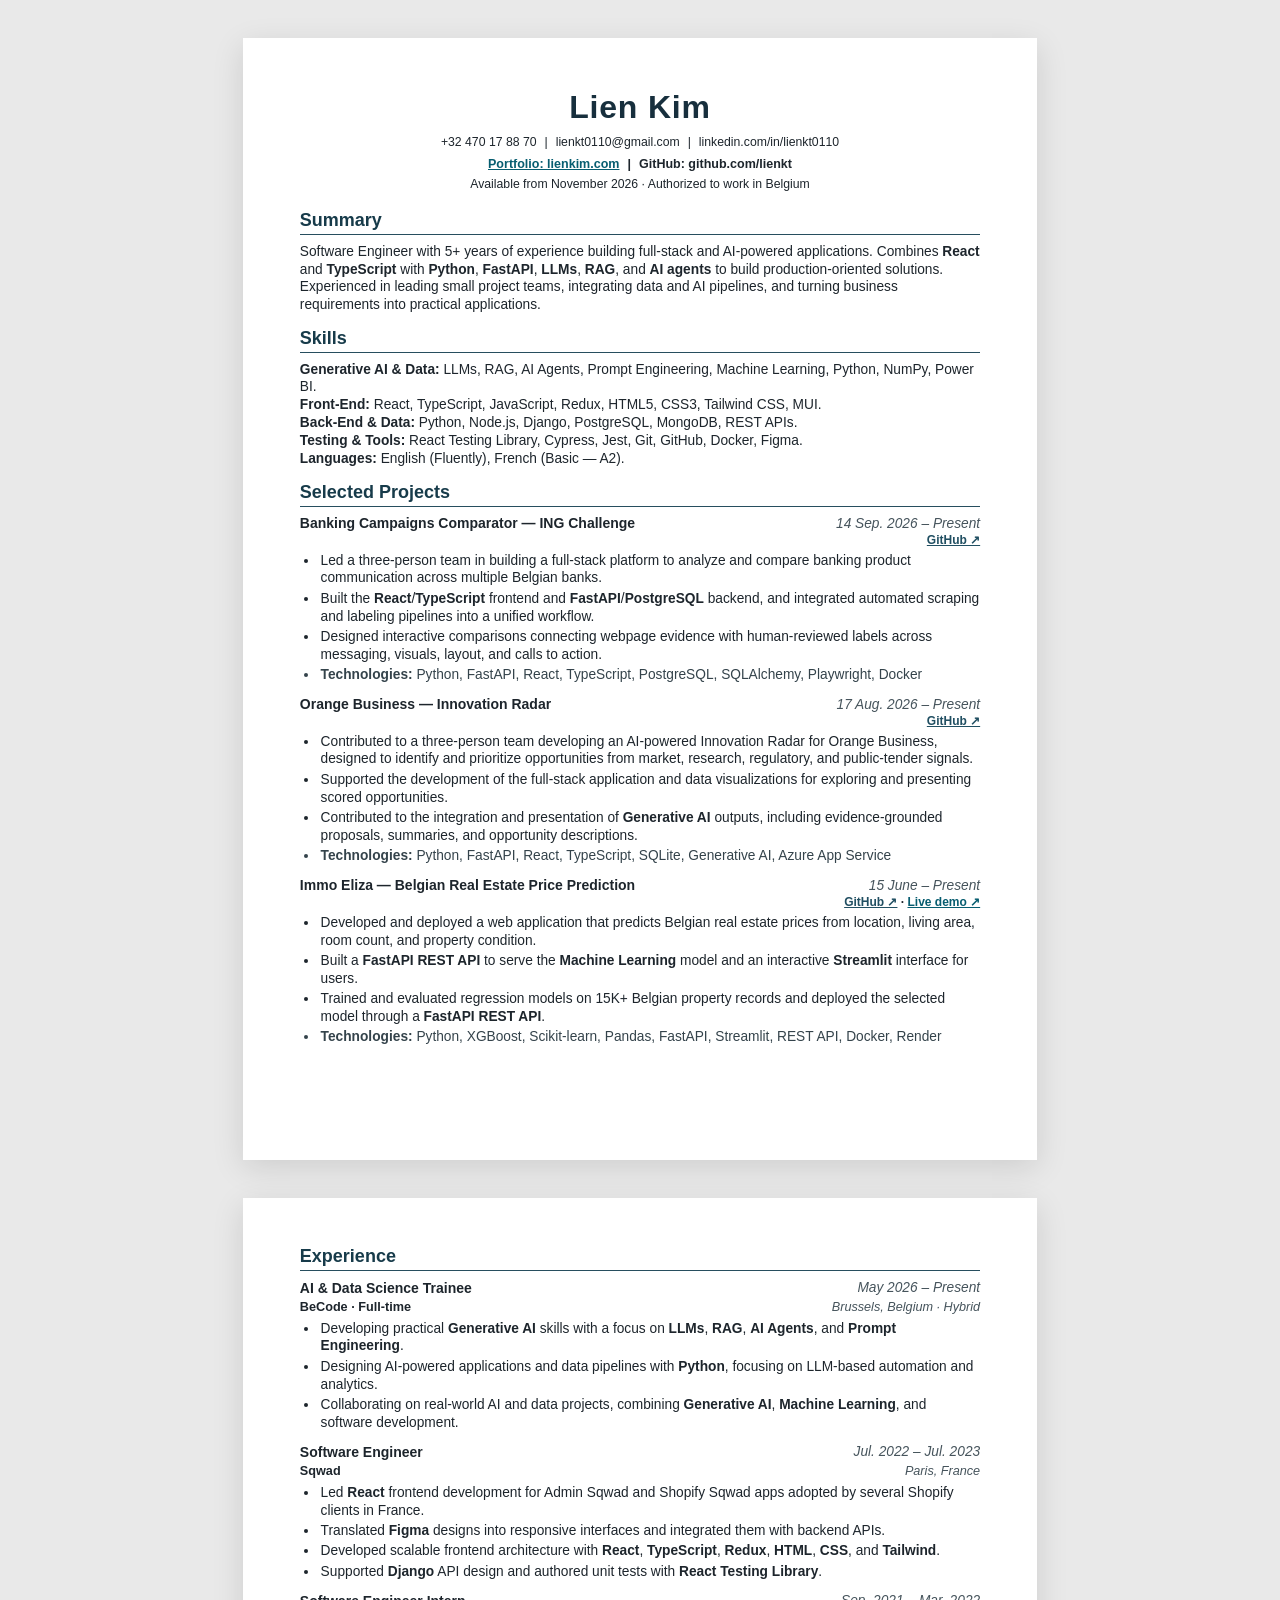
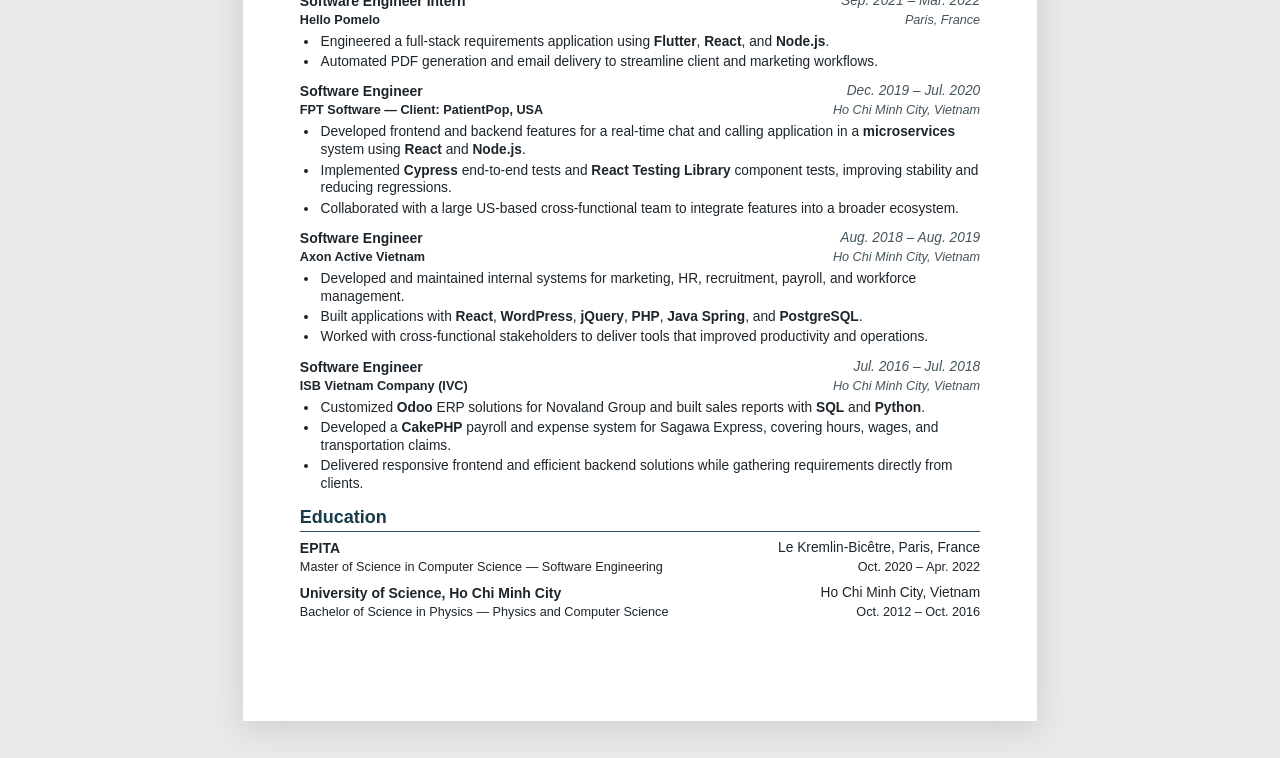
<file: cv/index.html>
<!doctype html>
<html lang="en">
  <head>
    <meta charset="UTF-8" />
    <meta name="viewport" content="width=device-width, initial-scale=1" />
    <meta name="generator" content="cv/generate_cv.py" />
    <title>Lien Kim — CV</title>
    <link rel="stylesheet" href="cv.css" />
  </head>
  <body>
    <main class="resume">
      <section class="page">
        <header class="resume-header">
          <h1>Lien Kim</h1>
          <p>
            <a target="_blank" rel="noopener noreferrer" href="tel:+32470178870">+32 470 17 88 70</a>
            <span>|</span>
            <a target="_blank" rel="noopener noreferrer" href="mailto:lienkt0110@gmail.com">lienkt0110@gmail.com</a>
            <span>|</span>
            <a target="_blank" rel="noopener noreferrer" href="https://www.linkedin.com/in/lienkt0110/">linkedin.com/in/lienkt0110</a>
          </p>
          <p class="profile-links">
            <a target="_blank" rel="noopener noreferrer" class="website-link" href="https://lienkim.com/">Portfolio: lienkim.com</a>
            <span>|</span>
            <a target="_blank" rel="noopener noreferrer" href="https://github.com/lienkt">GitHub: github.com/lienkt</a>
          </p>
          <p class="availability">Available from November 2026 · Authorized to work in Belgium</p>
        </header>
        <section>
          <h2>Summary</h2>
          <p>Software Engineer with 5+ years of experience building full-stack and AI-powered applications. Combines <strong>React</strong> and <strong>TypeScript</strong> with <strong>Python</strong>, <strong>FastAPI</strong>, <strong>LLMs</strong>, <strong>RAG</strong>, and <strong>AI agents</strong> to build production-oriented solutions. Experienced in leading small project teams, integrating data and AI pipelines, and turning business requirements into practical applications.</p>
        </section>
        <section>
          <h2>Skills</h2>
          <p><strong>Generative AI &amp; Data:</strong> LLMs, RAG, AI Agents, Prompt Engineering, Machine Learning, Python, NumPy, Power BI.</p>
          <p><strong>Front-End:</strong> React, TypeScript, JavaScript, Redux, HTML5, CSS3, Tailwind CSS, MUI.</p>
          <p><strong>Back-End &amp; Data:</strong> Python, Node.js, Django, PostgreSQL, MongoDB, REST APIs.</p>
          <p><strong>Testing &amp; Tools:</strong> React Testing Library, Cypress, Jest, Git, GitHub, Docker, Figma.</p>
          <p><strong>Languages:</strong> English (Fluently), French (Basic — A2).</p>
        </section>
        <section>
          <h2>Selected Projects</h2>
          <article class="project">
            <div class="project-heading"><h3>Banking Campaigns Comparator — ING Challenge</h3><time>14 Sep. 2026 – Present</time></div>
            <p class="project-links"><a target="_blank" rel="noopener noreferrer" href="https://github.com/lienkt/ing-project">GitHub ↗</a></p>
            <ul>
              <li>Led a three-person team in building a full-stack platform to analyze and compare banking product communication across multiple Belgian banks.</li>
              <li>Built the <strong>React</strong>/<strong>TypeScript</strong> frontend and <strong>FastAPI</strong>/<strong>PostgreSQL</strong> backend, and integrated automated scraping and labeling pipelines into a unified workflow.</li>
              <li>Designed interactive comparisons connecting webpage evidence with human-reviewed labels across messaging, visuals, layout, and calls to action.</li>
              <li class="project-technologies"><strong>Technologies:</strong> Python, FastAPI, React, TypeScript, PostgreSQL, SQLAlchemy, Playwright, Docker</li>
            </ul>
          </article>
          <article class="project">
            <div class="project-heading"><h3>Orange Business — Innovation Radar</h3><time>17 Aug. 2026 – Present</time></div>
            <p class="project-links"><a target="_blank" rel="noopener noreferrer" href="https://github.com/lienkt/orange">GitHub ↗</a></p>
            <ul>
              <li>Contributed to a three-person team developing an AI-powered Innovation Radar for Orange Business, designed to identify and prioritize opportunities from market, research, regulatory, and public-tender signals.</li>
              <li>Supported the development of the full-stack application and data visualizations for exploring and presenting scored opportunities.</li>
              <li>Contributed to the integration and presentation of <strong>Generative AI</strong> outputs, including evidence-grounded proposals, summaries, and opportunity descriptions.</li>
              <li class="project-technologies"><strong>Technologies:</strong> Python, FastAPI, React, TypeScript, SQLite, Generative AI, Azure App Service</li>
            </ul>
          </article>
          <article class="project">
            <div class="project-heading"><h3>Immo Eliza — Belgian Real Estate Price Prediction</h3><time>15 June – Present</time></div>
            <p class="project-links"><a target="_blank" rel="noopener noreferrer" href="https://github.com/lienkt/immo-eliza-deployment">GitHub ↗</a> · <a target="_blank" rel="noopener noreferrer" class="live-link" href="https://belgian-immo-eliza.streamlit.app/">Live demo ↗</a></p>
            <ul>
              <li>Developed and deployed a web application that predicts Belgian real estate prices from location, living area, room count, and property condition.</li>
              <li>Built a <strong>FastAPI</strong> <strong>REST API</strong> to serve the <strong>Machine Learning</strong> model and an interactive <strong>Streamlit</strong> interface for users.</li>
              <li>Trained and evaluated regression models on 15K+ Belgian property records and deployed the selected model through a <strong>FastAPI</strong> <strong>REST API</strong>.</li>
              <li class="project-technologies"><strong>Technologies:</strong> Python, XGBoost, Scikit-learn, Pandas, FastAPI, Streamlit, REST API, Docker, Render</li>
            </ul>
          </article>
        </section>
      </section>
      <section class="page">
        <section>
          <h2>Experience</h2>
          <article class="entry">
            <div class="entry-heading"><h3>AI &amp; Data Science Trainee</h3><time>May 2026 – Present</time></div>
            <div class="entry-subheading"><strong>BeCode · Full-time</strong><span>Brussels, Belgium · Hybrid</span></div>
            <ul>
              <li>Developing practical <strong>Generative AI</strong> skills with a focus on <strong>LLMs</strong>, <strong>RAG</strong>, <strong>AI Agents</strong>, and <strong>Prompt Engineering</strong>.</li>
              <li>Designing AI-powered applications and data pipelines with <strong>Python</strong>, focusing on LLM-based automation and analytics.</li>
              <li>Collaborating on real-world AI and data projects, combining <strong>Generative AI</strong>, <strong>Machine Learning</strong>, and software development.</li>
            </ul>
          </article>

          <article class="entry">
            <div class="entry-heading"><h3>Software Engineer</h3><time>Jul. 2022 – Jul. 2023</time></div>
            <div class="entry-subheading"><strong>Sqwad</strong><span>Paris, France</span></div>
            <ul>
              <li>Led <strong>React</strong> frontend development for Admin Sqwad and Shopify Sqwad apps adopted by several Shopify clients in France.</li>
              <li>Translated <strong>Figma</strong> designs into responsive interfaces and integrated them with backend APIs.</li>
              <li>Developed scalable frontend architecture with <strong>React</strong>, <strong>TypeScript</strong>, <strong>Redux</strong>, <strong>HTML</strong>, <strong>CSS</strong>, and <strong>Tailwind</strong>.</li>
              <li>Supported <strong>Django</strong> API design and authored unit tests with <strong>React Testing Library</strong>.</li>
            </ul>
          </article>

          <article class="entry">
            <div class="entry-heading"><h3>Software Engineer Intern</h3><time>Sep. 2021 – Mar. 2022</time></div>
            <div class="entry-subheading"><strong>Hello Pomelo</strong><span>Paris, France</span></div>
            <ul>
              <li>Engineered a full-stack requirements application using <strong>Flutter</strong>, <strong>React</strong>, and <strong>Node.js</strong>.</li>
              <li>Automated PDF generation and email delivery to streamline client and marketing workflows.</li>
            </ul>
          </article>

          <article class="entry">
            <div class="entry-heading"><h3>Software Engineer</h3><time>Dec. 2019 – Jul. 2020</time></div>
            <div class="entry-subheading"><strong>FPT Software — Client: PatientPop, USA</strong><span>Ho Chi Minh City, Vietnam</span></div>
            <ul>
              <li>Developed frontend and backend features for a real-time chat and calling application in a <strong>microservices</strong> system using <strong>React</strong> and <strong>Node.js</strong>.</li>
              <li>Implemented <strong>Cypress</strong> end-to-end tests and <strong>React Testing Library</strong> component tests, improving stability and reducing regressions.</li>
              <li>Collaborated with a large US-based cross-functional team to integrate features into a broader ecosystem.</li>
            </ul>
          </article>

          <article class="entry">
            <div class="entry-heading"><h3>Software Engineer</h3><time>Aug. 2018 – Aug. 2019</time></div>
            <div class="entry-subheading"><strong>Axon Active Vietnam</strong><span>Ho Chi Minh City, Vietnam</span></div>
            <ul>
              <li>Developed and maintained internal systems for marketing, HR, recruitment, payroll, and workforce management.</li>
              <li>Built applications with <strong>React</strong>, <strong>WordPress</strong>, <strong>jQuery</strong>, <strong>PHP</strong>, <strong>Java Spring</strong>, and <strong>PostgreSQL</strong>.</li>
              <li>Worked with cross-functional stakeholders to deliver tools that improved productivity and operations.</li>
            </ul>
          </article>

          <article class="entry">
            <div class="entry-heading"><h3>Software Engineer</h3><time>Jul. 2016 – Jul. 2018</time></div>
            <div class="entry-subheading"><strong>ISB Vietnam Company (IVC)</strong><span>Ho Chi Minh City, Vietnam</span></div>
            <ul>
              <li>Customized <strong>Odoo</strong> ERP solutions for Novaland Group and built sales reports with <strong>SQL</strong> and <strong>Python</strong>.</li>
              <li>Developed a <strong>CakePHP</strong> payroll and expense system for Sagawa Express, covering hours, wages, and transportation claims.</li>
              <li>Delivered responsive frontend and efficient backend solutions while gathering requirements directly from clients.</li>
            </ul>
          </article>
        </section>
        <section>
          <h2>Education</h2>
          <article class="entry compact">
            <div class="entry-heading"><h3>EPITA</h3><span>Le Kremlin-Bicêtre, Paris, France</span></div>
            <div class="entry-subheading"><span>Master of Science in Computer Science — Software Engineering</span><time>Oct. 2020 – Apr. 2022</time></div>
          </article>
          <article class="entry compact">
            <div class="entry-heading"><h3>University of Science, Ho Chi Minh City</h3><span>Ho Chi Minh City, Vietnam</span></div>
            <div class="entry-subheading"><span>Bachelor of Science in Physics — Physics and Computer Science</span><time>Oct. 2012 – Oct. 2016</time></div>
          </article>
        </section>
      </section>
    </main>
  </body>
</html>
</file>
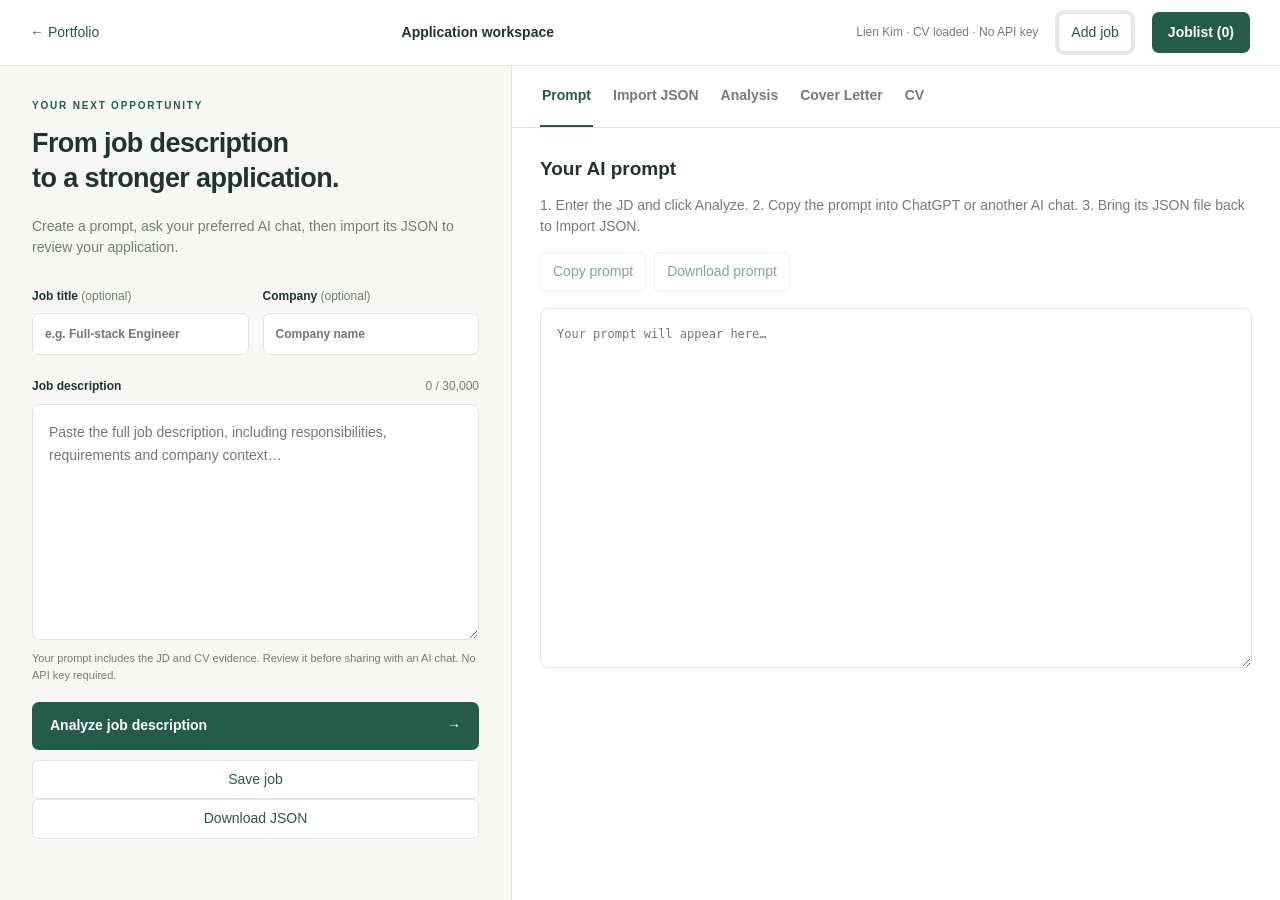
<file: manage-jobs/index.html>
<!doctype html>
<html lang="en">
<head>
  <meta charset="UTF-8">
  <meta name="viewport" content="width=device-width, initial-scale=1">
  <title>Application Workspace — JD, Cover Letter & CV</title>
  <link rel="stylesheet" href="styles.css?v=cv-editor-1">
  <script type="module" src="js/app.js?v=cv-editor-1"></script>
</head>
<body data-view="detail">
  <header class="topbar"><a href="../">← Portfolio</a><span>Application workspace</span><div class="topbar-actions"><span id="profile-status">Loading profile…</span><button id="show-detail" class="secondary" type="button" aria-controls="workspace" aria-pressed="true">Add job</button><button id="show-jobs" class="primary" type="button" aria-controls="panel-jobs" aria-expanded="false">Joblist <span id="saved-count">(0)</span></button></div></header>
  <main id="workspace" class="workspace">
    <section class="input-panel" aria-labelledby="input-heading">
      <div class="eyebrow">YOUR NEXT OPPORTUNITY</div>
      <h1 id="input-heading">From job description<br>to a stronger application.</h1>
      <p class="muted">Create a prompt, ask your preferred AI chat, then import its JSON to review your application.</p>
      <form id="jd-form">
        <div class="fields"><label>Job title <span>(optional)</span><input id="title" maxlength="200" placeholder="e.g. Full-stack Engineer"></label><label>Company <span>(optional)</span><input id="company" maxlength="200" placeholder="Company name"></label></div>
        <label class="jd-label" for="jd">Job description <span id="char-count">0 / 30,000</span></label>
        <textarea id="jd" required minlength="40" maxlength="30000" placeholder="Paste the full job description, including responsibilities, requirements and company context…"></textarea>
        <p class="source-note">Your prompt includes the JD and CV evidence. Review it before sharing with an AI chat. No API key required.</p>
        <button id="analyze" type="submit">Analyze job description <span aria-hidden="true">→</span></button>
        <button id="save-job" class="secondary" type="button">Save job</button>
        <button id="download-job" class="secondary" type="button">Download JSON</button>
      </form>
      <p id="status" role="status" aria-live="polite"></p>
    </section>
    <section class="output-panel" aria-label="Application results">
      <div class="tabs" role="tablist" aria-label="Workspace views">
        <button id="tab-prompt" role="tab" aria-selected="true" aria-controls="panel-prompt" tabindex="0">Prompt</button>
        <button id="tab-import" role="tab" aria-selected="false" aria-controls="panel-import" tabindex="-1">Import JSON</button>
        <button id="tab-analysis" role="tab" aria-selected="false" aria-controls="panel-analysis" tabindex="-1" data-tab="analysis">Analysis</button>
        <button id="tab-letter" role="tab" aria-selected="false" aria-controls="panel-letter" tabindex="-1" data-tab="letter">Cover Letter</button>
        <button id="tab-cv" role="tab" aria-selected="false" aria-controls="panel-cv" tabindex="-1">CV</button>
      </div>
      <div id="panel-prompt" role="tabpanel" aria-labelledby="tab-prompt" class="panel" tabindex="0">
        <h2>Your AI prompt</h2><p class="muted">1. Enter the JD and click Analyze. 2. Copy the prompt into ChatGPT or another AI chat. 3. Bring its JSON file back to Import JSON.</p>
        <div class="actions"><button id="copy-prompt" class="secondary" disabled>Copy prompt</button><button id="download-prompt" class="secondary" disabled>Download prompt</button></div>
        <label class="sr-only" for="prompt">Generated AI prompt</label><textarea id="prompt" class="prompt-text" readonly placeholder="Your prompt will appear here…"></textarea>
        <p id="prompt-status" role="status" aria-live="polite"></p>
      </div>
      <div id="panel-import" role="tabpanel" aria-labelledby="tab-import" class="panel" tabindex="0" hidden>
        <h2>Import AI result</h2><p class="muted">Upload application-result.json or paste raw JSON. The app checks the structure, JD quotes and CV references before displaying results. You can also import a previous result if the CV has not changed.</p>
        <label for="json-file">JSON file</label><input id="json-file" type="file" accept=".json,application/json">
        <label for="json-input">Or paste JSON</label><textarea id="json-input" class="prompt-text" placeholder='{"version":"1", …}'></textarea>
        <button id="import-json" class="secondary" disabled>Validate &amp; show results</button>
        <p id="import-status" role="status" aria-live="polite"></p>
      </div>
      <div id="panel-analysis" role="tabpanel" aria-labelledby="tab-analysis" class="panel" tabindex="0" hidden>
        <div class="empty"><div class="empty-icon" aria-hidden="true">◎</div><h2>A clearer view of your next role</h2><p>Import your AI JSON result to see hiring priorities, evidence, gaps and positioning.</p><div class="empty-steps"><span>01 &nbsp; Understand the role</span><span>02 &nbsp; Find your strongest proof</span><span>03 &nbsp; Tell a relevant story</span></div></div>
      </div>
      <div id="panel-letter" role="tabpanel" aria-labelledby="tab-letter" class="panel" tabindex="0" hidden>
        <div class="letter-head"><div><div class="eyebrow">YOUR APPLICATION</div><h2>Cover letter</h2><p class="muted">Edit your letter, save it to this job, or export a CV-style PDF.</p></div><div class="actions"><button id="copy" class="secondary" disabled>Copy</button><button id="save-letter" class="secondary" disabled>Save letter</button><button id="export-letter" class="primary" disabled>Export PDF</button></div></div>
        <p id="letter-status" role="status" aria-live="polite">Import an AI result first.</p>
        <label class="sr-only" for="letter">Editable cover letter</label><textarea id="letter" class="letter" placeholder="Write your cover letter here, or import an AI draft…"></textarea>
        <div class="letter-footer"><span id="word-count">0 words · target 300–400</span><span>Review the draft before sending.</span></div>
        <details id="letter-evidence" hidden><summary>Evidence used in this draft</summary><div id="letter-sources"></div></details>
      </div>
      <div id="panel-cv" role="tabpanel" aria-labelledby="tab-cv" class="panel" tabindex="0" hidden>
        <div class="letter-head"><div><div class="eyebrow">TAILORED TO THIS JOB</div><h2>Edit CV</h2><p class="muted">Adapt each field to the JD. Add, remove or reorder entries, then save this job’s CV or export using the official CV layout.</p></div><div class="actions"><button id="save-cv" class="secondary" type="button" disabled>Save CV</button><button id="export-cv" class="primary" type="button" disabled>Export PDF</button></div></div>
        <p id="cv-status" role="status" aria-live="polite">Loading official CV…</p>
        <div id="cv-editor"></div>
      </div>
    </section>
  </main>
  <section id="panel-jobs" class="jobs-page" aria-labelledby="jobs-heading" tabindex="-1" hidden>
    <div class="jobs-heading"><div><div class="eyebrow">YOUR OPPORTUNITIES</div><h1 id="jobs-heading">Joblist</h1><p class="muted">Track your saved jobs and application progress in one place.</p></div><div class="actions"><button id="back-workspace" class="secondary" type="button">Back to Add job</button><button id="new-job" class="primary" type="button">Add job</button><button id="download-all" class="secondary" type="button" disabled>Download all</button></div></div>
    <div class="jobs-overview" aria-label="Application overview">
      <div class="overview-card"><span>Total jobs</span><strong id="total-jobs">0</strong><small>Saved opportunities</small></div>
      <div class="overview-card"><span>Analyzed</span><strong id="total-analyzed">0</strong><small>AI results saved</small></div>
      <div class="overview-card"><span>Applied</span><strong id="total-applied">0</strong><small>Applications sent</small></div>
      <div class="overview-card"><span>Rejected</span><strong id="total-rejected">0</strong><small>Closed applications</small></div>
    </div>
    <div class="jobs-filters">
      <label>Search jobs or companies<input id="jobs-search" type="search" placeholder="Job title or company…"></label>
      <label>Analyzed<select id="filter-analyzed"><option value="">All</option><option value="yes">Yes</option><option value="no">No</option></select></label>
      <label>Applied<select id="filter-applied"><option value="">All</option><option value="yes">Yes</option><option value="no">No</option></select></label>
      <label>Rejected<select id="filter-rejected"><option value="">All</option><option value="yes">Yes</option><option value="no">No</option></select></label>
      <label>Rows per page<select id="jobs-page-size"><option value="10">10</option><option value="25">25</option><option value="50">50</option></select></label>
      <button id="clear-filters" class="secondary" type="button">Clear filters</button>
    </div>
    <p id="jobs-status" role="status" aria-live="polite"></p>
    <div id="saved-jobs" class="table-wrap"></div>
    <nav class="jobs-pagination" aria-label="Saved jobs pagination"><span id="jobs-summary" role="status" aria-live="polite"></span><div class="actions"><button id="jobs-prev" class="secondary" type="button">Previous</button><span id="jobs-page"></span><button id="jobs-next" class="secondary" type="button">Next</button></div></nav>
    <p class="source-note">Jobs are saved in this browser. Download JSON to keep a backup; clearing browser data removes saved entries.</p>
  </section>
</body>
</html>
</file>
<file: cv/cv.css>
@page {
  size: A4;
  margin: 0;
}

* {
  box-sizing: border-box;
}

html,
body {
  margin: 0;
  background: #e9e9e9;
  color: #1d252c;
  font-family: Aptos, "Segoe UI", "Helvetica Neue", Arial, sans-serif;
  font-size: 10.3pt;
  line-height: 1.3;
}

.page {
  width: 210mm;
  min-height: 297mm;
  margin: 10mm auto;
  padding: 13mm 15mm 12mm;
  background: #fff;
  box-shadow: 0 2mm 8mm rgba(0, 0, 0, 0.12);
}

.resume-header {
  margin-bottom: 5mm;
  text-align: center;
}

h1 {
  margin: 0 0 1.8mm;
  font-size: 24pt;
  font-weight: 700;
  color: #172f3d;
  letter-spacing: 0.025em;
}

.resume-header p {
  margin: 0;
  font-size: 9.2pt;
}

.resume-header .profile-links {
  margin-top: 1.2mm;
  font-size: 9.4pt;
  font-weight: 600;
}

.resume-header .availability {
  margin-top: 1.2mm;
}

.website-link,
.project-links .live-link {
  color: #075d70;
  font-weight: 700;
  text-decoration: underline;
  text-underline-offset: 1.2px;
}

.resume-header span {
  margin: 0 1.2mm;
}

a {
  color: inherit;
  text-decoration: none;
}

section + section {
  margin-top: 4mm;
}

h2 {
  margin: 0 0 2mm;
  padding-bottom: 0.8mm;
  border-bottom: 0.35mm solid #274e5e;
  color: #173b4a;
  font-size: 13.5pt;
  line-height: 1.1;
}

h2 small {
  font-size: 9pt;
  font-weight: 400;
}

h3,
p {
  margin: 0;
}

.entry + .entry,
.project + .project {
  margin-top: 3mm;
}

.entry-heading,
.entry-subheading {
  display: flex;
  justify-content: space-between;
  gap: 5mm;
}

.entry-heading h3 {
  font-size: 10.5pt;
}

.entry-heading time,
.entry-heading span,
.entry-subheading time,
.entry-subheading span {
  flex-shrink: 0;
}

.entry-heading time,
.entry-subheading > span:last-child {
  color: #46545c;
  font-style: italic;
}

.entry-subheading {
  margin-top: 0.5mm;
  font-size: 9.5pt;
}

ul {
  margin: 1.2mm 0 0;
  padding-left: 5mm;
}

li {
  padding-left: 0.5mm;
}

li + li {
  margin-top: 0.65mm;
}

.compact + .compact {
  margin-top: 2.2mm;
}

.project-heading {
  display: flex;
  align-items: baseline;
  justify-content: space-between;
  gap: 4mm;
}

.project-heading time {
  flex-shrink: 0;
  color: #46545c;
  font-style: italic;
}

.project h3 {
  font-size: 10.5pt;
}

.project ul {
  margin-top: 0.8mm;
}

.project-technologies {
  color: #34434b;
}

.project-links {
  text-align: right;
  flex-shrink: 0;
  font-size: 9pt;
  font-weight: 600;
}

.project-links a {
  color: #214f62;
  text-decoration: underline;
  text-underline-offset: 1px;
}

@media print {
  html,
  body {
    background: #fff;
  }

  .page {
    margin: 0;
    box-shadow: none;
    break-after: page;
  }

  .page:last-child {
    break-after: auto;
  }
}

@media screen and (max-width: 800px) {
  .page {
    width: 100%;
    min-height: auto;
    margin: 0;
    padding: 24px 18px;
  }

  .entry-heading,
  .entry-subheading,
  .project-heading {
    flex-wrap: wrap;
    gap: 2px 12px;
  }
}
</file>
<file: manage-jobs/styles.css>
:root{font-family:Arial,Helvetica,sans-serif;color:#23322d;background:#f7f8f6;font-size:14px;line-height:1.55;--green:#235c48;--muted:#727d77;--border:#dfe5de}*{box-sizing:border-box}body{margin:0}button,input,textarea{font:inherit}button,a,input,textarea{outline-offset:4px}button{cursor:pointer}button:disabled{cursor:wait;opacity:.55}a{color:var(--green);text-decoration:none}.topbar{height:66px;display:flex;align-items:center;justify-content:space-between;padding:0 30px;border-bottom:1px solid var(--border);background:white}.topbar>span:nth-child(2){font-weight:600}.topbar>span:last-child{font-size:12px;color:var(--muted)}.workspace{display:grid;grid-template-columns:40% 60%;height:calc(100dvh - 66px)}.input-panel{padding:32px;display:flex;flex-direction:column;border-right:1px solid var(--border)}.eyebrow{font-size:10px;letter-spacing:1.8px;color:var(--green);font-weight:700}h1{font-size:27px;line-height:1.3;letter-spacing:-.6px;margin:12px 0}h2{font-size:19px;line-height:1.4;margin:0 0 12px}h3{font-size:14px;margin:0 0 8px}p{margin:8px 0 14px}.muted,.source-note{color:var(--muted)}#jd-form{flex:1;display:flex;flex-direction:column;min-height:280px;margin-top:14px}.fields{display:grid;grid-template-columns:1fr 1fr;gap:14px}label{font-weight:600;font-size:12px}label span{font-weight:400;color:var(--muted)}input{display:block;width:100%;border:1px solid var(--border);border-radius:7px;background:white;padding:11px 12px;margin-top:7px}.jd-label{display:flex;justify-content:space-between;margin:22px 0 8px}textarea{resize:vertical;border:1px solid var(--border);border-radius:8px;background:white;color:inherit;padding:16px;line-height:1.65}#jd{flex:1;min-height:180px;width:100%}.source-note{font-size:11px;margin:10px 0 18px}#analyze{background:var(--green);color:white;border:0;border-radius:7px;padding:13px 18px;font-weight:600;display:flex;justify-content:space-between}#status{font-size:12px;margin:10px 0 0;min-height:19px}.error{color:#a83f36!important}.output-panel{min-width:0;display:flex;flex-direction:column;background:#fff}.tabs{display:flex;align-items:center;padding:0 28px;border-bottom:1px solid var(--border);min-height:61px;gap:25px}.tabs button{align-self:stretch;border:0;border-bottom:2px solid transparent;background:none;color:var(--muted);padding:0 2px;font-weight:600}.tabs button[aria-selected=true]{color:var(--green);border-bottom-color:var(--green)}.tab-note{margin-left:auto;font-size:11px;color:var(--muted)}.panel{padding:28px;overflow:auto;flex:1}.panel[hidden]{display:none}.empty{max-width:440px;margin:13vh auto 0;text-align:center;color:var(--muted)}.empty h2{color:#23322d}.empty-icon{font-size:42px;color:var(--green);margin-bottom:18px}.empty-steps{display:flex;flex-direction:column;gap:13px;text-align:left;margin:30px auto;max-width:280px;font-size:12px}.card{border:1px solid var(--border);border-radius:9px;padding:20px;margin-bottom:18px}.card p:last-child{margin-bottom:0}.role-title{font-size:23px;margin:5px 0}.metadata{color:var(--muted);font-size:12px}.counts{display:flex;gap:10px;flex-wrap:wrap;margin:18px 0 0}.badge{display:inline-block;border-radius:5px;padding:3px 7px;font-size:10px;font-weight:600;white-space:nowrap;background:#eef1ef;color:#59645e}.strong,.must_have{background:#e7f3ea;color:#236243}.partial,.important,.manageable{background:#fff3dc;color:#8c661e}.gap,.critical{background:#fcece8;color:#a64436}.nice_to_have,.minor{background:#edf0f7;color:#596780}.priority-grid{display:grid;grid-template-columns:repeat(3,1fr);gap:12px}.priority-item{margin:12px 0}.quote{font-size:11px;color:var(--muted);border-left:2px solid var(--border);padding-left:9px;margin:7px 0}.table-wrap{overflow:auto}table{width:100%;border-collapse:collapse;font-size:12px}th{text-align:left;color:var(--muted);font-size:10px;font-weight:600;padding:10px 7px;background:#f7f8f6}td{padding:13px 7px;border-bottom:1px solid var(--border);vertical-align:top}td:first-child{min-width:110px}td:nth-child(3){min-width:190px}.evidence{margin:0 0 9px;font-size:12px}.evidence small{display:block;color:var(--muted);font-size:10px;margin-bottom:3px}.selling-point+.selling-point,.gap-item+.gap-item{border-top:1px solid var(--border);padding-top:15px;margin-top:15px}.positioning{background:#f0f6f1;border-color:#d9e7db}.strategy-row{display:grid;grid-template-columns:115px 1fr;gap:12px;margin:12px 0;font-size:12px}.strategy-row strong{color:var(--green)}ul{padding-left:18px;margin:0}li+li{margin-top:5px}.letter-head{display:flex;justify-content:space-between;gap:12px;align-items:center}.actions{display:flex;gap:8px}.secondary{background:white;border:1px solid var(--border);padding:8px 12px;border-radius:6px;color:var(--green)}#letter-status{font-size:12px;color:var(--muted)}.letter{width:100%;min-height:490px;resize:vertical;line-height:1.85;font-size:14px}.letter-footer{display:flex;justify-content:space-between;gap:15px;font-size:11px;color:var(--muted);margin-top:12px}details{margin-top:20px}summary{cursor:pointer;font-size:12px;color:var(--green)}#letter-sources{margin-top:15px}.sr-only{position:absolute;width:1px;height:1px;padding:0;overflow:hidden;clip:rect(0,0,0,0)}@media(min-width:1500px){.input-panel{padding:40px 48px}.panel{padding:32px 44px}}@media(max-width:900px){.workspace{grid-template-columns:42% 58%}.input-panel,.panel{padding:22px}.priority-grid{grid-template-columns:1fr}.fields{grid-template-columns:1fr}.letter-head{display:block}.tab-note{display:none}}@media(max-width:650px){.topbar{padding:0 16px;font-size:12px}.topbar>span:nth-child(2){display:none}.workspace{display:block;height:auto}.input-panel{border-right:0;border-bottom:1px solid var(--border)}h1{font-size:24px}.fields{grid-template-columns:1fr 1fr}#jd{min-height:300px}.output-panel{min-height:600px}.panel{overflow:visible}.empty{margin:60px auto}.tabs{padding:0 22px}.letter-footer{flex-direction:column;gap:3px}.strategy-row{grid-template-columns:1fr;gap:4px}}
.prompt-text{display:block;width:100%;min-height:360px;margin:16px 0;font-family:monospace;font-size:12px}.tabs{gap:18px;overflow-x:auto}.tabs button{white-space:nowrap;min-height:61px}#json-file{margin-bottom:18px}

#save-job{margin-top:10px}.saved-job{margin-top:18px}.job-preview{white-space:pre-wrap;overflow-wrap:anywhere}

[hidden]{display:none!important}.primary{background:var(--green);color:white;border:0;border-radius:7px;padding:10px 16px;font-weight:600}.topbar-actions{display:flex;align-items:center;gap:20px}.topbar-actions>span{font-size:12px;color:var(--muted)}.jobs-page{max-width:1600px;margin:0 auto;padding:32px}.jobs-heading{display:flex;align-items:center;justify-content:space-between;gap:24px;margin-bottom:24px}.jobs-heading h1{margin:8px 0}.jobs-heading .actions{flex-wrap:wrap}.jobs-filters{display:flex;align-items:flex-end;flex-wrap:wrap;gap:16px;padding:20px;background:white;border:1px solid var(--border);border-radius:9px}.jobs-filters label:first-child{flex:1;min-width:220px}select{display:block;margin-top:7px;padding:10px 12px;border:1px solid var(--border);border-radius:7px;background:white;color:inherit;font:inherit}.jobs-table{background:white;min-width:900px}.jobs-table th{font-size:12px;padding:14px}.jobs-table td{padding:16px 14px;vertical-align:middle}.jobs-table td:nth-child(3){min-width:80px}.jobs-table input[type=checkbox]{width:18px;height:18px;margin:0;accent-color:var(--green);cursor:pointer}.jobs-table .actions{white-space:nowrap}.jobs-empty{text-align:center;padding:48px!important;color:var(--muted)}.jobs-pagination{display:flex;align-items:center;justify-content:space-between;gap:16px;margin-top:20px}.jobs-pagination .actions{align-items:center}.jobs-pagination button:disabled{cursor:default}@media(max-width:650px){.topbar-actions{gap:10px}.topbar-actions>span{display:none}.jobs-page{padding:22px 16px}.jobs-heading{align-items:flex-start;flex-direction:column;gap:12px}.jobs-filters{gap:12px}.jobs-filters label:first-child{flex-basis:100%}.jobs-pagination{align-items:flex-start;flex-direction:column}}

/* Joblist: centered frame, clear filters and readable table. */
.jobs-page{max-width:1440px;width:calc(100% - 64px);margin:32px auto;padding:32px;background:#fff;border:1px solid var(--border);border-radius:18px;box-shadow:0 8px 32px rgba(35,50,45,.05)}
.jobs-heading{padding-bottom:24px;border-bottom:1px solid var(--border);margin-bottom:24px}
.jobs-heading h1{font-size:32px;letter-spacing:-1px}
.jobs-heading p{margin-bottom:0;max-width:480px}
.jobs-heading .actions{align-items:center;gap:10px}
.jobs-filters{background:#f7f9f7;padding:20px;border-radius:12px;gap:14px}
.jobs-filters label{color:#526159}
.jobs-filters select{min-width:100px}
.jobs-filters input,.jobs-filters select{height:42px}
#jobs-status{font-size:12px;color:var(--muted);margin:12px 0}
#jobs-status:empty{margin:0;height:20px}
#saved-jobs{border:1px solid var(--border);border-radius:12px}
.jobs-table{min-width:980px;font-size:13px}
.jobs-table th{background:#f0f5f1;color:#526159;font-size:11px;letter-spacing:.4px;padding:16px;text-transform:uppercase;white-space:nowrap}
.jobs-table td{padding:20px 16px;min-width:0;overflow-wrap:anywhere}
.jobs-table td:first-child{min-width:180px;max-width:300px;color:#233e31}
.jobs-table td:nth-child(2){min-width:140px;max-width:220px;color:#627168}
.jobs-table td:nth-child(6){min-width:150px;font-size:12px;color:var(--muted)}
.jobs-table th:nth-child(n+3):nth-child(-n+5),.jobs-table td:nth-child(n+3):nth-child(-n+5){text-align:center;width:90px}
.jobs-table input[type=checkbox]{margin:auto}
.jobs-table tbody tr:hover{background:#f8fbf8}
.jobs-table tbody tr:last-child td{border-bottom:0}
.jobs-table .badge{padding:5px 10px;border-radius:20px;font-size:11px}
.jobs-table .actions{gap:6px}
.jobs-table .secondary{font-size:12px;padding:7px 10px}
.jobs-table [data-delete-job]{color:#a64436;border-color:#eedbd6}
.jobs-empty{height:180px;font-size:14px}
.jobs-pagination{padding-top:20px;margin-top:4px;color:var(--muted);font-size:12px}
#jobs-page{padding:0 8px;color:#23322d;font-weight:600}
.jobs-page>.source-note{border-top:1px solid var(--border);padding-top:18px;margin:20px 0 0}
.secondary:hover:not(:disabled){background:#f0f5f1;border-color:#b8cec0}
.primary:hover:not(:disabled){background:#194a38}
@media(max-width:1000px){.jobs-page{width:calc(100% - 40px);padding:24px}.jobs-heading{align-items:flex-start;flex-direction:column;gap:18px}.jobs-filters label:first-child{flex-basis:100%}}
@media(max-width:650px){.jobs-page{width:calc(100% - 24px);margin:16px auto;padding:18px;border-radius:14px}.jobs-heading h1{font-size:27px}.jobs-heading .actions{gap:8px}.jobs-filters{padding:14px;gap:12px}.jobs-filters label:not(:first-child){flex:1;min-width:110px}.jobs-filters select{width:100%}.jobs-pagination{gap:12px}.topbar-actions{gap:8px}.topbar-actions button{padding:8px 10px}}

body[data-view="jobs"] #workspace,
body[data-view="detail"] #panel-jobs { display: none !important; }

.jobs-overview{display:grid;grid-template-columns:repeat(4,minmax(0,1fr));gap:16px;margin-bottom:24px}
.overview-card{padding:18px 20px;border:1px solid var(--border);border-radius:12px;background:#fafcf9;display:flex;flex-direction:column;gap:4px}
.overview-card>span{font-size:12px;font-weight:600;color:#526159}
.overview-card strong{font-size:30px;line-height:1.3;color:var(--green);font-variant-numeric:tabular-nums}
.overview-card small{font-size:11px;color:var(--muted)}
.overview-card:last-child{background:#fffaf8}.overview-card:last-child strong{color:#a64436}
.jobs-filters input:focus,.jobs-filters select:focus{border-color:var(--green);outline:2px solid #dceadf;outline-offset:2px}
.jobs-table tbody tr:nth-child(even){background:#fbfcfa}.jobs-table tbody tr:hover{background:#f0f6f1}
.topbar-actions button[aria-pressed=true],.topbar-actions button[aria-expanded=true]{box-shadow:0 0 0 3px #e2ece5}
@media(max-width:650px){.jobs-overview{grid-template-columns:repeat(2,minmax(0,1fr));gap:10px;margin-bottom:18px}.overview-card{padding:14px}.overview-card strong{font-size:26px}.jobs-heading .actions{flex-wrap:wrap}}

.letter-head .actions{flex-wrap:wrap;align-items:center}.letter-head{align-items:flex-start}.letter-head h2{margin-top:5px}#save-letter,#export-letter{white-space:nowrap}

.cv-group{border:1px solid var(--border);border-radius:12px;padding:18px;margin:18px 0;background:#fafcf9;min-width:0}.cv-group legend{color:var(--green);font-weight:700;padding:0 8px}.cv-group .cv-group{background:white;padding:12px}.cv-field{display:block;margin:12px 0}.cv-field textarea{display:block;width:100%;margin-top:7px;padding:11px 12px}.cv-item{background:white;border:1px solid var(--border);border-radius:8px;padding:14px;margin-bottom:12px;min-width:0}.cv-item-heading{display:flex;align-items:center;justify-content:space-between;gap:10px}.cv-item-heading strong{font-size:12px;color:var(--muted)}.cv-remove{color:#a64436}#cv-status{font-size:12px;color:var(--muted)}#cv-editor{max-width:850px}#panel-cv .letter-head .actions{flex-shrink:0}@media(max-width:650px){.cv-group{padding:12px}.cv-item{padding:10px}.cv-item-heading{flex-wrap:wrap}}

.cv-section>summary{font-size:14px;font-weight:700;color:var(--green)}.cv-section[open]>summary{padding-bottom:12px;border-bottom:1px solid var(--border)}.cv-section-content{padding-top:4px}.cv-field-hint{display:block;margin-top:5px;font-size:11px;font-weight:400;color:var(--muted)}
</file>
